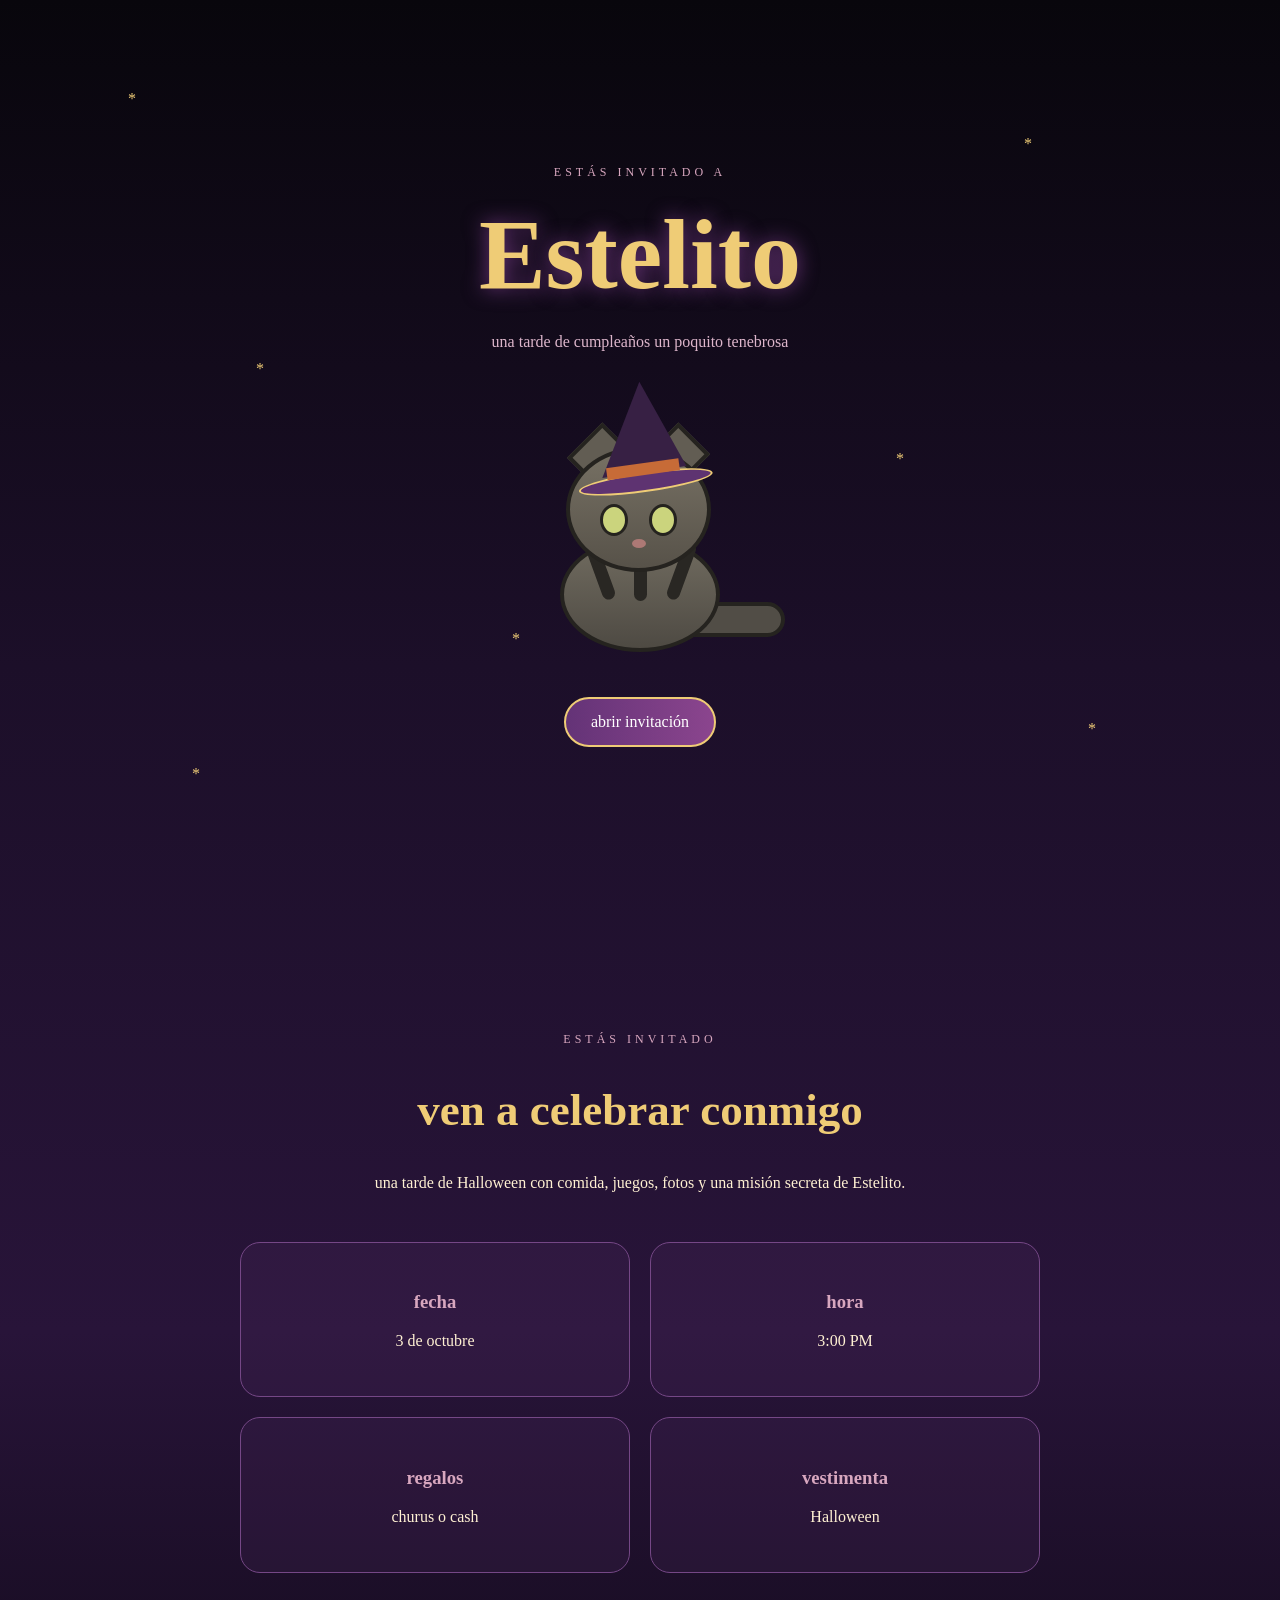
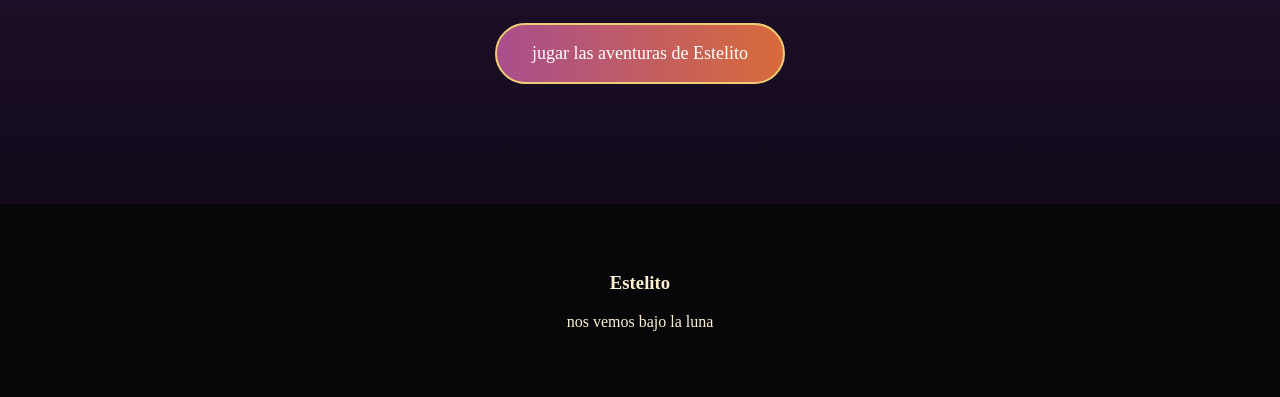
<file: index.html>
<!DOCTYPE html>
<html lang="es">

<head>
    <meta charset="UTF-8">
    <meta name="viewport" content="width=device-width, initial-scale=1.0">

    <title>Estelito</title>

    <link rel="stylesheet" href="style.css">
</head>

<body>

    <div class="stars">
        <span>*</span>
        <span>*</span>
        <span>*</span>
        <span>*</span>
        <span>*</span>
        <span>*</span>
        <span>*</span>
    </div>


    <header class="hero">

        <p class="small-title">
            estás invitado a
        </p>

        <h1>
            Estelito
        </h1>

        <p class="subtitle">
            una tarde de cumpleaños un poquito tenebrosa
        </p>


        <div class="main-cat">

            <div class="witch-hat">
                <div class="witch-hat-top"></div>
                <div class="witch-hat-band"></div>
                <div class="witch-hat-bottom"></div>
            </div>


            <div class="main-cat-tail"></div>


            <div class="main-cat-body">
                <div class="body-line body-line-1"></div>
                <div class="body-line body-line-2"></div>
                <div class="body-line body-line-3"></div>
            </div>


            <div class="main-cat-head">

                <div class="main-ear main-ear-left"></div>
                <div class="main-ear main-ear-right"></div>

                <div class="head-line hl1"></div>
                <div class="head-line hl2"></div>
                <div class="head-line hl3"></div>

                <div class="main-eye main-eye-left"></div>
                <div class="main-eye main-eye-right"></div>

                <div class="main-nose"></div>

            </div>

        </div>


        <button onclick="abrirInvitacion()">
            abrir invitación
        </button>

    </header>


    <section class="invitation" id="invitacion">

        <p class="small-title">
            estás invitado
        </p>

        <h2>
            ven a celebrar conmigo
        </h2>

        <p>
            una tarde de Halloween con comida,
            juegos, fotos y una misión secreta de Estelito.
        </p>


        <div class="details">

            <div class="detail-box">
                <h3>fecha</h3>
                <p>3 de octubre</p>
            </div>


            <div class="detail-box">
                <h3>hora</h3>
                <p>3:00 PM</p>
            </div>


            <div class="detail-box">
                <h3>regalos</h3>
                <p>churus o cash</p>
            </div>


            <div class="detail-box">
                <h3>vestimenta</h3>
                <p>Halloween</p>
            </div>

        </div>


        <a href="batalla.html" class="game-link">
            jugar las aventuras de Estelito
        </a>

    </section>


    <footer>

        <h3>
            Estelito
        </h3>

        <p>
            nos vemos bajo la luna
        </p>

    </footer>


    <script src="script.js"></script>

</body>

</html>
</file>
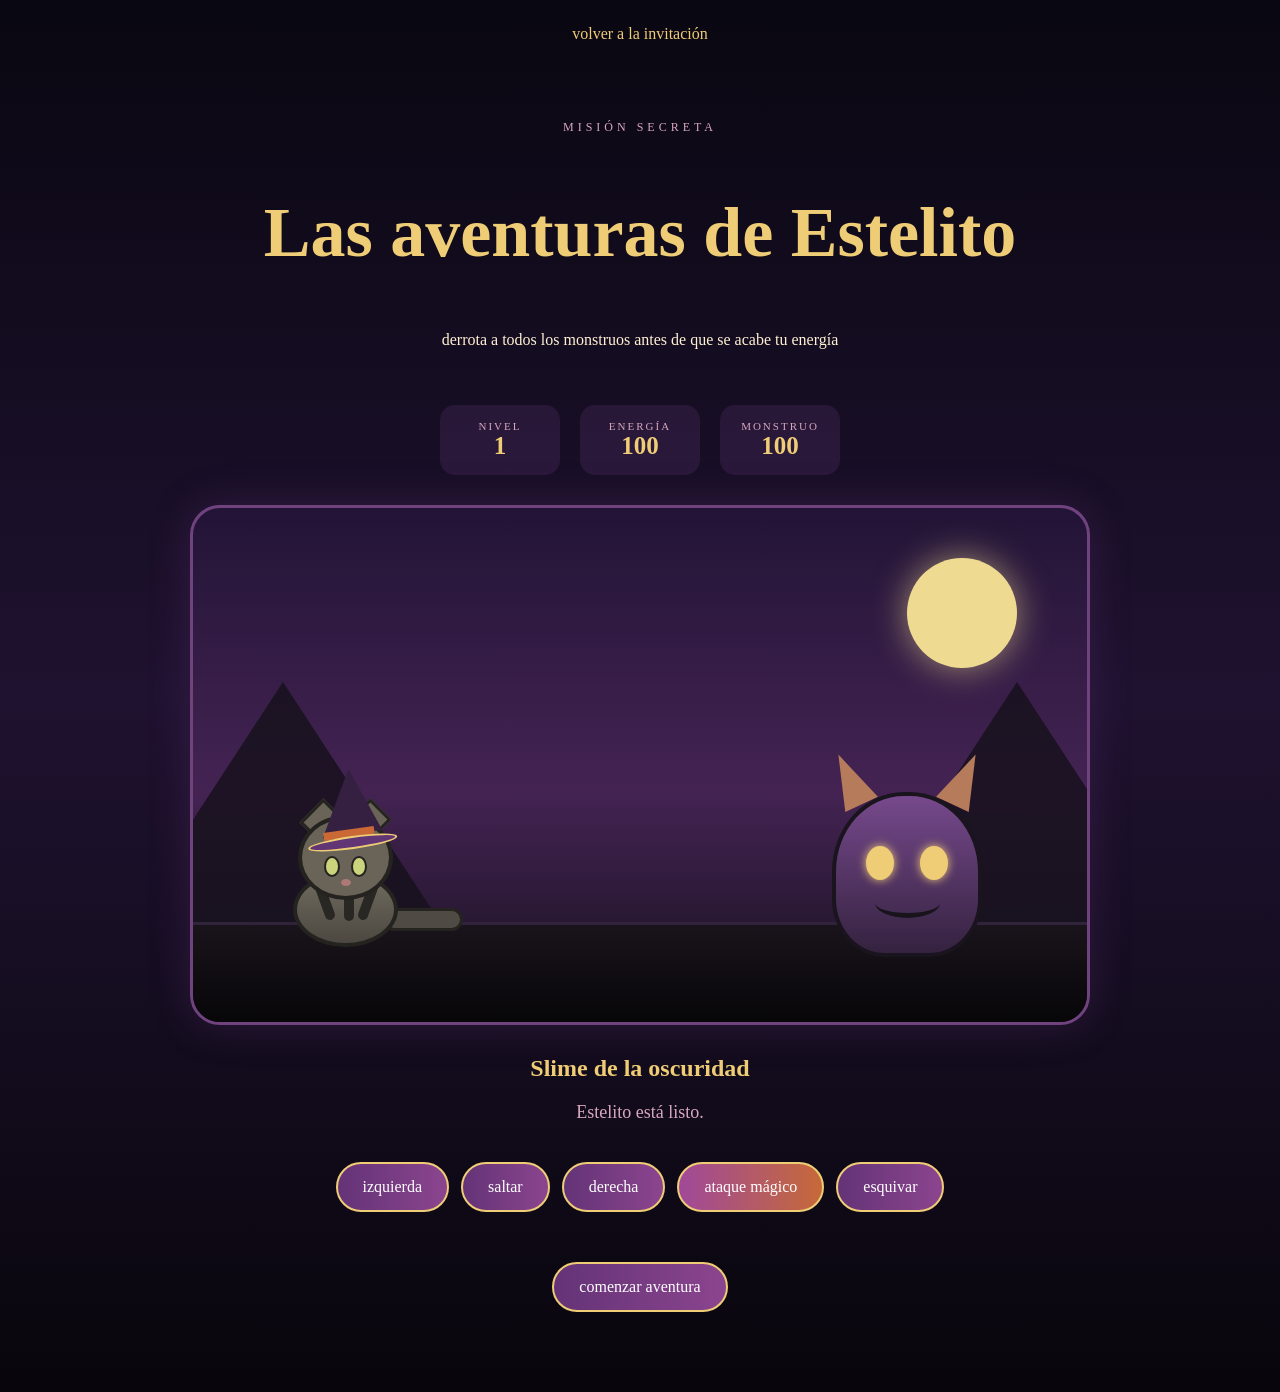
<file: batalla.html>
<!DOCTYPE html>
<html lang="es">

<head>

    <meta charset="UTF-8">

    <meta name="viewport"
          content="width=device-width, initial-scale=1.0">

    <title>
        Las aventuras de Estelito
    </title>

    <link rel="stylesheet" href="style.css">

</head>

<body class="battle-page">


    <a href="index.html" class="back-home">
        volver a la invitación
    </a>


    <section class="game-header">

        <p class="small-title">
            misión secreta
        </p>

        <h1>
            Las aventuras de Estelito
        </h1>

        <p>
            derrota a todos los monstruos
            antes de que se acabe tu energía
        </p>

    </section>


    <div class="level-info">

        <div>
            <span>nivel</span>
            <strong id="levelText">1</strong>
        </div>

        <div>
            <span>energía</span>
            <strong id="playerHealthText">100</strong>
        </div>

        <div>
            <span>monstruo</span>
            <strong id="monsterHealthText">100</strong>
        </div>

    </div>


    <div class="battle-screen" id="battleScreen">

        <div class="battle-moon"></div>

        <div class="cloud cloud-one"></div>
        <div class="cloud cloud-two"></div>

        <div class="mountain mountain-one"></div>
        <div class="mountain mountain-two"></div>

        <div class="ground"></div>


        <!-- ESTELITO -->

        <div class="battle-cat-player" id="battleCat">

            <div class="battle-witch-hat">
                <div class="battle-hat-top"></div>
                <div class="battle-hat-band"></div>
                <div class="battle-hat-bottom"></div>
            </div>


            <div class="battle-cat-tail"></div>

            <div class="battle-cat-body">

                <div class="cat-body-stripe cbs1"></div>
                <div class="cat-body-stripe cbs2"></div>
                <div class="cat-body-stripe cbs3"></div>

            </div>


            <div class="battle-cat-head">

                <div class="battle-cat-ear battle-cat-ear-left"></div>
                <div class="battle-cat-ear battle-cat-ear-right"></div>

                <div class="cat-face-stripe cfs1"></div>
                <div class="cat-face-stripe cfs2"></div>
                <div class="cat-face-stripe cfs3"></div>

                <div class="battle-cat-eye battle-cat-eye-left"></div>
                <div class="battle-cat-eye battle-cat-eye-right"></div>

                <div class="battle-cat-nose"></div>

            </div>


            <div class="magic-orb" id="magicOrb"></div>

        </div>


        <!-- MONSTRUO -->

        <div class="monster" id="monster">

            <div class="monster-horns">

                <div class="horn horn-left"></div>
                <div class="horn horn-right"></div>

            </div>

            <div class="monster-body">

                <div class="monster-eye monster-eye-left"></div>
                <div class="monster-eye monster-eye-right"></div>

                <div class="monster-mouth"></div>

            </div>

        </div>


        <div class="attack-effect" id="attackEffect">
            magia
        </div>


        <div class="damage-number" id="damageNumber">
            -20
        </div>

    </div>


    <h2 id="monsterName">
        Slime de la oscuridad
    </h2>


    <p class="battle-message" id="battleMessage">
        Estelito está listo.
    </p>


    <div class="controls">

        <button onclick="moverIzquierda()">
            izquierda
        </button>

        <button onclick="saltar()">
            saltar
        </button>

        <button onclick="moverDerecha()">
            derecha
        </button>

        <button class="attack-button" onclick="atacar()">
            ataque mágico
        </button>

        <button onclick="esquivar()">
            esquivar
        </button>

    </div>


    <button
        class="start-battle-button"
        id="startBattleButton"
        onclick="empezarBatalla()">

        comenzar aventura

    </button>


    <section class="victory-screen" id="victoryScreen">

        <p class="small-title">
            misión completada
        </p>

        <h2>
            Estelito derrotó a todos los monstruos
        </h2>

        <p>
            el bosque vuelve a estar tranquilo.
        </p>

        <button onclick="reiniciarBatalla()">
            jugar otra vez
        </button>

    </section>


    <script src="script.js"></script>

</body>

</html>
</file>
<file: style.css>
* {
    box-sizing: border-box;
}

html {
    scroll-behavior: smooth;
}

body {
    margin: 0;

    font-family:
        Georgia,
        "Times New Roman",
        serif;

    background:
        linear-gradient(
            #08060c,
            #1c0f29,
            #281439,
            #09060e
        );

    color: #fff1d3;

    text-align: center;

    overflow-x: hidden;
}

button {
    font-family: Georgia, serif;

    border: 2px solid #efcc76;

    background:
        linear-gradient(
            90deg,
            #643377,
            #8b458e
        );

    color: white;

    padding: 14px 25px;

    border-radius: 30px;

    cursor: pointer;

    font-size: 16px;

    transition: 0.3s;
}

button:hover {
    transform: scale(1.05);

    box-shadow:
        0 0 20px
        rgba(239, 204, 118, 0.35);
}

.small-title {
    color: #d8a7bf;

    text-transform: uppercase;

    letter-spacing: 4px;

    font-size: 12px;
}


/* ESTRELLAS */

.stars {
    position: fixed;

    inset: 0;

    pointer-events: none;
}

.stars span {
    position: absolute;

    color: #efcc76;

    animation: starGlow 2s infinite alternate;
}

.stars span:nth-child(1) {
    left: 10%;
    top: 10%;
}

.stars span:nth-child(2) {
    left: 80%;
    top: 15%;
}

.stars span:nth-child(3) {
    left: 20%;
    top: 40%;
}

.stars span:nth-child(4) {
    left: 70%;
    top: 50%;
}

.stars span:nth-child(5) {
    left: 40%;
    top: 70%;
}

.stars span:nth-child(6) {
    left: 85%;
    top: 80%;
}

.stars span:nth-child(7) {
    left: 15%;
    top: 85%;
}

@keyframes starGlow {
    from {
        opacity: 0.2;
        transform: scale(0.7);
    }

    to {
        opacity: 1;
        transform: scale(1.4);
    }
}


/* PORTADA */

.hero {
    min-height: 100vh;

    display: flex;

    flex-direction: column;

    justify-content: center;

    align-items: center;

    padding: 60px 20px;
}

.hero h1 {
    font-size: clamp(60px, 10vw, 100px);

    color: #efcc76;

    margin: 5px;

    text-shadow:
        0 0 20px #6d377c;
}

.subtitle {
    color: #ddb6cb;
}


/* GATO PORTADA */

.main-cat {
    width: 280px;
    height: 270px;

    position: relative;

    margin: 30px auto;

    animation: catFloat 2s ease-in-out infinite;
}

@keyframes catFloat {
    50% {
        transform: translateY(-10px);
    }
}

.main-cat-body {
    width: 160px;
    height: 115px;

    position: absolute;

    left: 60px;

    bottom: 15px;

    border-radius: 50%;

    background:
        linear-gradient(
            #716c60,
            #4e4a43
        );

    border: 4px solid #25231f;
}

.body-line {
    position: absolute;

    width: 13px;
    height: 60px;

    background: #292723;

    border-radius: 20px;
}

.body-line-1 {
    left: 30px;
    transform: rotate(-20deg);
}

.body-line-2 {
    left: 70px;
}

.body-line-3 {
    right: 28px;
    transform: rotate(20deg);
}

.main-cat-head {
    width: 145px;
    height: 125px;

    position: absolute;

    left: 66px;

    top: 50px;

    border-radius: 50%;

    background:
        linear-gradient(
            #777164,
            #575249
        );

    border: 4px solid #25231f;
}

.main-ear {
    width: 45px;
    height: 50px;

    position: absolute;

    top: -20px;

    background: #625d53;

    border: 4px solid #25231f;

    transform: rotate(45deg);

    z-index: -1;
}

.main-ear-left {
    left: 8px;
}

.main-ear-right {
    right: 8px;
}

.main-eye {
    width: 28px;
    height: 32px;

    background: #cbd47d;

    border: 3px solid #25231f;

    border-radius: 50%;

    position: absolute;

    top: 53px;

    animation: blink 5s infinite;
}

.main-eye-left {
    left: 30px;
}

.main-eye-right {
    right: 30px;
}

@keyframes blink {
    45% {
        transform: scaleY(1);
    }

    47% {
        transform: scaleY(0.1);
    }

    49% {
        transform: scaleY(1);
    }
}

.main-nose {
    width: 14px;
    height: 9px;

    background: #ad7975;

    position: absolute;

    top: 88px;
    left: 62px;

    border-radius: 50%;
}

.head-line {
    width: 7px;
    height: 30px;

    position: absolute;

    top: 3px;

    background: #292723;

    border-radius: 10px;
}

.hl1 {
    left: 45px;
    transform: rotate(-15deg);
}

.hl2 {
    left: 67px;
}

.hl3 {
    right: 45px;
    transform: rotate(15deg);
}

.main-cat-tail {
    width: 120px;
    height: 35px;

    position: absolute;

    right: -5px;
    bottom: 30px;

    border-radius: 40px;

    background: #514d46;

    border: 4px solid #25231f;

    transform-origin: left;

    animation: tailMove 1.3s infinite alternate;
}

@keyframes tailMove {
    from {
        transform: rotate(-10deg);
    }

    to {
        transform: rotate(20deg);
    }
}


/* SOMBRERO */

.witch-hat {
    width: 140px;
    height: 110px;

    position: absolute;

    top: -15px;
    left: 72px;

    z-index: 10;

    transform: rotate(-8deg);
}

.witch-hat-top {
    width: 0;
    height: 0;

    border-left: 50px solid transparent;
    border-right: 35px solid transparent;
    border-bottom: 90px solid #372044;

    position: absolute;

    left: 25px;
}

.witch-hat-bottom {
    width: 135px;
    height: 20px;

    position: absolute;

    bottom: 0;

    background: #5e3371;

    border-radius: 50%;

    border: 2px solid #efcc76;
}

.witch-hat-band {
    width: 73px;
    height: 12px;

    position: absolute;

    left: 30px;
    bottom: 17px;

    background: #c76b37;

    z-index: 5;
}


/* INVITACION */

.invitation {
    max-width: 850px;

    margin: auto;

    padding: 120px 25px;
}

.invitation h2 {
    font-size: 45px;

    color: #efcc76;
}

.details {
    display: grid;

    grid-template-columns:
        repeat(2, 1fr);

    gap: 20px;

    margin: 50px 0;
}

.detail-box {
    padding: 30px;

    border: 1px solid #754786;

    border-radius: 20px;

    background:
        rgba(
            95,
            53,
            114,
            0.16
        );
}

.detail-box h3 {
    color: #d8a7bf;
}

.game-link {
    display: inline-block;

    color: white;

    text-decoration: none;

    background:
        linear-gradient(
            90deg,
            #a94e8d,
            #d86b3a
        );

    border: 2px solid #efcc76;

    padding: 18px 35px;

    border-radius: 40px;

    font-size: 18px;

    transition: 0.3s;
}

.game-link:hover {
    transform: scale(1.06);
}


/* =========================== */
/* PAGINA DEL VIDEOJUEGO */
/* =========================== */

.battle-page {
    min-height: 100vh;

    padding-bottom: 80px;

    background:
        linear-gradient(
            #090711,
            #1f1230,
            #08060c
        );
}

.back-home {
    display: inline-block;

    margin: 25px;

    color: #efcc76;

    text-decoration: none;
}

.game-header {
    padding: 40px 20px;
}

.game-header h1 {
    font-size: clamp(40px, 7vw, 70px);

    color: #efcc76;
}


/* INFORMACION */

.level-info {
    display: flex;

    justify-content: center;

    gap: 20px;

    flex-wrap: wrap;

    margin-bottom: 30px;
}

.level-info div {
    min-width: 120px;

    padding: 15px;

    border-radius: 15px;

    background:
        rgba(
            105,
            60,
            126,
            0.22
        );
}

.level-info span {
    display: block;

    font-size: 11px;

    text-transform: uppercase;

    letter-spacing: 2px;

    color: #d8a7bf;
}

.level-info strong {
    color: #efcc76;

    font-size: 25px;
}


/* PANTALLA */

.battle-screen {
    width: min(900px, 95%);

    height: 520px;

    margin: auto;

    position: relative;

    overflow: hidden;

    border: 3px solid #70437f;

    border-radius: 30px;

    background:
        linear-gradient(
            #221436,
            #442353 55%,
            #14101b
        );

    box-shadow:
        0 0 40px
        rgba(120, 65, 145, 0.25);
}

.battle-moon {
    width: 110px;
    height: 110px;

    position: absolute;

    right: 70px;
    top: 50px;

    border-radius: 50%;

    background: #efda92;

    box-shadow:
        0 0 35px
        rgba(239, 218, 146, 0.6);
}

.cloud {
    position: absolute;

    width: 180px;
    height: 35px;

    border-radius: 50%;

    background:
        rgba(
            255,
            255,
            255,
            0.08
        );

    animation: clouds 12s linear infinite;
}

.cloud-one {
    top: 90px;
    left: -200px;
}

.cloud-two {
    top: 160px;
    left: -350px;

    animation-delay: 4s;
}

@keyframes clouds {
    to {
        transform: translateX(1200px);
    }
}

.mountain {
    position: absolute;

    bottom: 80px;

    width: 0;
    height: 0;

    border-left: 170px solid transparent;
    border-right: 170px solid transparent;
    border-bottom: 260px solid #17111d;

    opacity: 0.85;
}

.mountain-one {
    left: -80px;
}

.mountain-two {
    right: -100px;
}

.ground {
    position: absolute;

    bottom: 0;

    width: 100%;
    height: 100px;

    background:
        linear-gradient(
            #19141b,
            #070608
        );

    border-top: 3px solid #31233a;
}


/* ESTELITO JUGADOR */

.battle-cat-player {
    width: 150px;
    height: 170px;

    position: absolute;

    left: 80px;
    bottom: 65px;

    z-index: 20;

    transition:
        left 0.25s,
        bottom 0.25s,
        transform 0.25s;
}

.battle-cat-body {
    width: 105px;
    height: 75px;

    position: absolute;

    bottom: 10px;
    left: 20px;

    background:
        linear-gradient(
            #716b5f,
            #4c4841
        );

    border: 4px solid #25231f;

    border-radius: 50%;
}

.cat-body-stripe {
    position: absolute;

    width: 10px;
    height: 45px;

    background: #292723;

    border-radius: 20px;
}

.cbs1 {
    left: 22px;

    transform: rotate(-20deg);
}

.cbs2 {
    left: 47px;
}

.cbs3 {
    right: 20px;

    transform: rotate(20deg);
}

.battle-cat-head {
    width: 95px;
    height: 85px;

    position: absolute;

    left: 25px;
    top: 28px;

    background: #696358;

    border: 4px solid #25231f;

    border-radius: 50%;
}

.battle-cat-ear {
    width: 30px;
    height: 34px;

    position: absolute;

    top: -15px;

    background: #696358;

    border: 3px solid #25231f;

    transform: rotate(45deg);

    z-index: -1;
}

.battle-cat-ear-left {
    left: 5px;
}

.battle-cat-ear-right {
    right: 5px;
}

.battle-cat-eye {
    width: 16px;
    height: 21px;

    position: absolute;

    top: 37px;

    background: #cbd47d;

    border: 2px solid #25231f;

    border-radius: 50%;
}

.battle-cat-eye-left {
    left: 22px;
}

.battle-cat-eye-right {
    right: 22px;
}

.battle-cat-nose {
    width: 10px;
    height: 7px;

    position: absolute;

    left: 39px;
    top: 60px;

    background: #ad7975;

    border-radius: 50%;
}

.cat-face-stripe {
    width: 5px;
    height: 19px;

    position: absolute;

    top: 3px;

    background: #292723;
}

.cfs1 {
    left: 30px;
}

.cfs2 {
    left: 43px;
}

.cfs3 {
    right: 30px;
}

.battle-cat-tail {
    width: 80px;
    height: 23px;

    position: absolute;

    bottom: 26px;
    right: -40px;

    background: #4f4b44;

    border: 3px solid #25231f;

    border-radius: 30px;

    transform-origin: left;

    animation: battleTail 0.5s infinite alternate;
}

@keyframes battleTail {
    from {
        transform: rotate(-10deg);
    }

    to {
        transform: rotate(20deg);
    }
}


/* SOMBRERO EN LA PELEA */

.battle-witch-hat {
    width: 95px;
    height: 80px;

    position: absolute;

    top: -18px;
    left: 30px;

    z-index: 30;

    transform: rotate(-8deg);
}

.battle-hat-top {
    width: 0;
    height: 0;

    border-left: 35px solid transparent;
    border-right: 25px solid transparent;
    border-bottom: 65px solid #362042;

    position: absolute;

    left: 16px;
}

.battle-hat-bottom {
    width: 90px;
    height: 13px;

    position: absolute;

    bottom: 0;

    background: #623575;

    border: 2px solid #efcc76;

    border-radius: 50%;
}

.battle-hat-band {
    width: 51px;
    height: 8px;

    background: #ca6836;

    position: absolute;

    left: 17px;
    bottom: 12px;
}


/* MONSTRUO */

.monster {
    width: 180px;
    height: 210px;

    position: absolute;

    right: 90px;
    bottom: 65px;

    z-index: 15;

    transition: 0.4s;

    animation: monsterFloat 1.2s infinite alternate;
}

@keyframes monsterFloat {
    to {
        transform: translateY(-10px);
    }
}

.monster-body {
    width: 150px;
    height: 165px;

    position: absolute;

    left: 15px;
    bottom: 0;

    background:
        linear-gradient(
            #76498c,
            #34223f
        );

    border: 4px solid #1a141e;

    border-radius:
        48% 48% 35% 35%;
}

.monster-eye {
    width: 28px;
    height: 34px;

    background: #efcc76;

    position: absolute;

    top: 50px;

    border-radius: 50%;

    box-shadow:
        0 0 10px
        #efcc76;
}

.monster-eye-left {
    left: 30px;
}

.monster-eye-right {
    right: 30px;
}

.monster-mouth {
    width: 65px;
    height: 30px;

    position: absolute;

    left: 39px;
    bottom: 35px;

    border-bottom: 5px solid #19131c;

    border-radius: 50%;
}

.horn {
    position: absolute;

    top: 5px;

    width: 0;
    height: 0;

    border-left: 18px solid transparent;
    border-right: 18px solid transparent;
    border-bottom: 55px solid #b67b5a;
}

.horn-left {
    left: 15px;

    transform: rotate(-25deg);
}

.horn-right {
    right: 15px;

    transform: rotate(25deg);
}


/* MAGIA */

.magic-orb {
    width: 28px;
    height: 28px;

    position: absolute;

    right: -25px;
    top: 75px;

    border-radius: 50%;

    background: #d978ff;

    box-shadow:
        0 0 10px #d978ff,
        0 0 25px #d978ff,
        0 0 45px #efcc76;

    opacity: 0;
}

.magic-orb.shoot {
    animation:
        magicShot
        0.5s ease-out;
}

@keyframes magicShot {

    0% {
        opacity: 1;

        transform:
            translateX(0)
            scale(0.6);
    }

    100% {
        opacity: 1;

        transform:
            translateX(500px)
            scale(1.4);
    }
}


/* EFECTO ATAQUE */

.attack-effect {
    position: absolute;

    right: 220px;
    bottom: 230px;

    color: #efcc76;

    font-size: 35px;

    font-weight: bold;

    opacity: 0;

    z-index: 40;
}

.attack-effect.show {
    animation:
        attackText
        0.6s;
}

@keyframes attackText {

    0% {
        opacity: 1;
        transform: scale(0.5);
    }

    50% {
        opacity: 1;
        transform: scale(1.5);
    }

    100% {
        opacity: 0;
        transform: scale(2);
    }
}


.damage-number {
    position: absolute;

    right: 130px;
    bottom: 300px;

    color: #efcc76;

    font-size: 30px;

    font-weight: bold;

    opacity: 0;
}

.damage-number.show {
    animation: damageMove 0.8s;
}

@keyframes damageMove {

    from {
        opacity: 1;
        transform: translateY(0);
    }

    to {
        opacity: 0;
        transform: translateY(-60px);
    }
}


/* MOVIMIENTOS */

.jump {
    animation: playerJump 0.65s;
}

@keyframes playerJump {

    50% {
        transform:
            translateY(-100px)
            rotate(-8deg);
    }

}

.attack {
    animation: playerAttack 0.45s;
}

@keyframes playerAttack {

    50% {
        transform:
            translateX(65px)
            rotate(10deg);
    }

}

.monster-hit {
    animation: monsterHit 0.4s;
}

@keyframes monsterHit {

    25% {
        transform:
            translateX(-25px)
            rotate(-8deg);
    }

    50% {
        transform:
            translateX(20px)
            rotate(7deg);
    }

}

.monster-defeated {
    animation:
        monsterDefeated
        0.8s forwards;
}

@keyframes monsterDefeated {

    to {
        transform:
            translateY(160px)
            rotate(30deg)
            scale(0.4);

        opacity: 0;
    }

}


/* CONTROLES */

#monsterName {
    color: #efcc76;

    margin-top: 30px;
}

.battle-message {
    color: #d8a7bf;

    min-height: 30px;

    font-size: 18px;
}

.controls {
    max-width: 800px;

    margin: 30px auto;

    display: flex;

    justify-content: center;

    gap: 12px;

    flex-wrap: wrap;
}

.attack-button {
    background:
        linear-gradient(
            90deg,
            #a04999,
            #c66939
        );
}

.start-battle-button {
    margin-top: 20px;
}


/* VICTORIA */

.victory-screen {
    display: none;

    max-width: 650px;

    margin: 80px auto;

    padding: 50px 30px;

    border: 2px solid #efcc76;

    border-radius: 25px;

    background:
        rgba(
            95,
            53,
            114,
            0.18
        );
}

.victory-screen h2 {
    color: #efcc76;
}


/* FOOTER */

footer {
    padding: 50px;

    background: #070609;
}


/* TELEFONO */

@media (max-width: 650px) {

    .details {
        grid-template-columns: 1fr;
    }

    .battle-screen {
        height: 470px;
    }

    .battle-cat-player {
        transform: scale(0.8);

        left: 20px;
    }

    .monster {
        transform: scale(0.75);

        right: 10px;
    }

    .controls button {
        min-width: 42%;

        min-height: 50px;
    }

}
</file>
